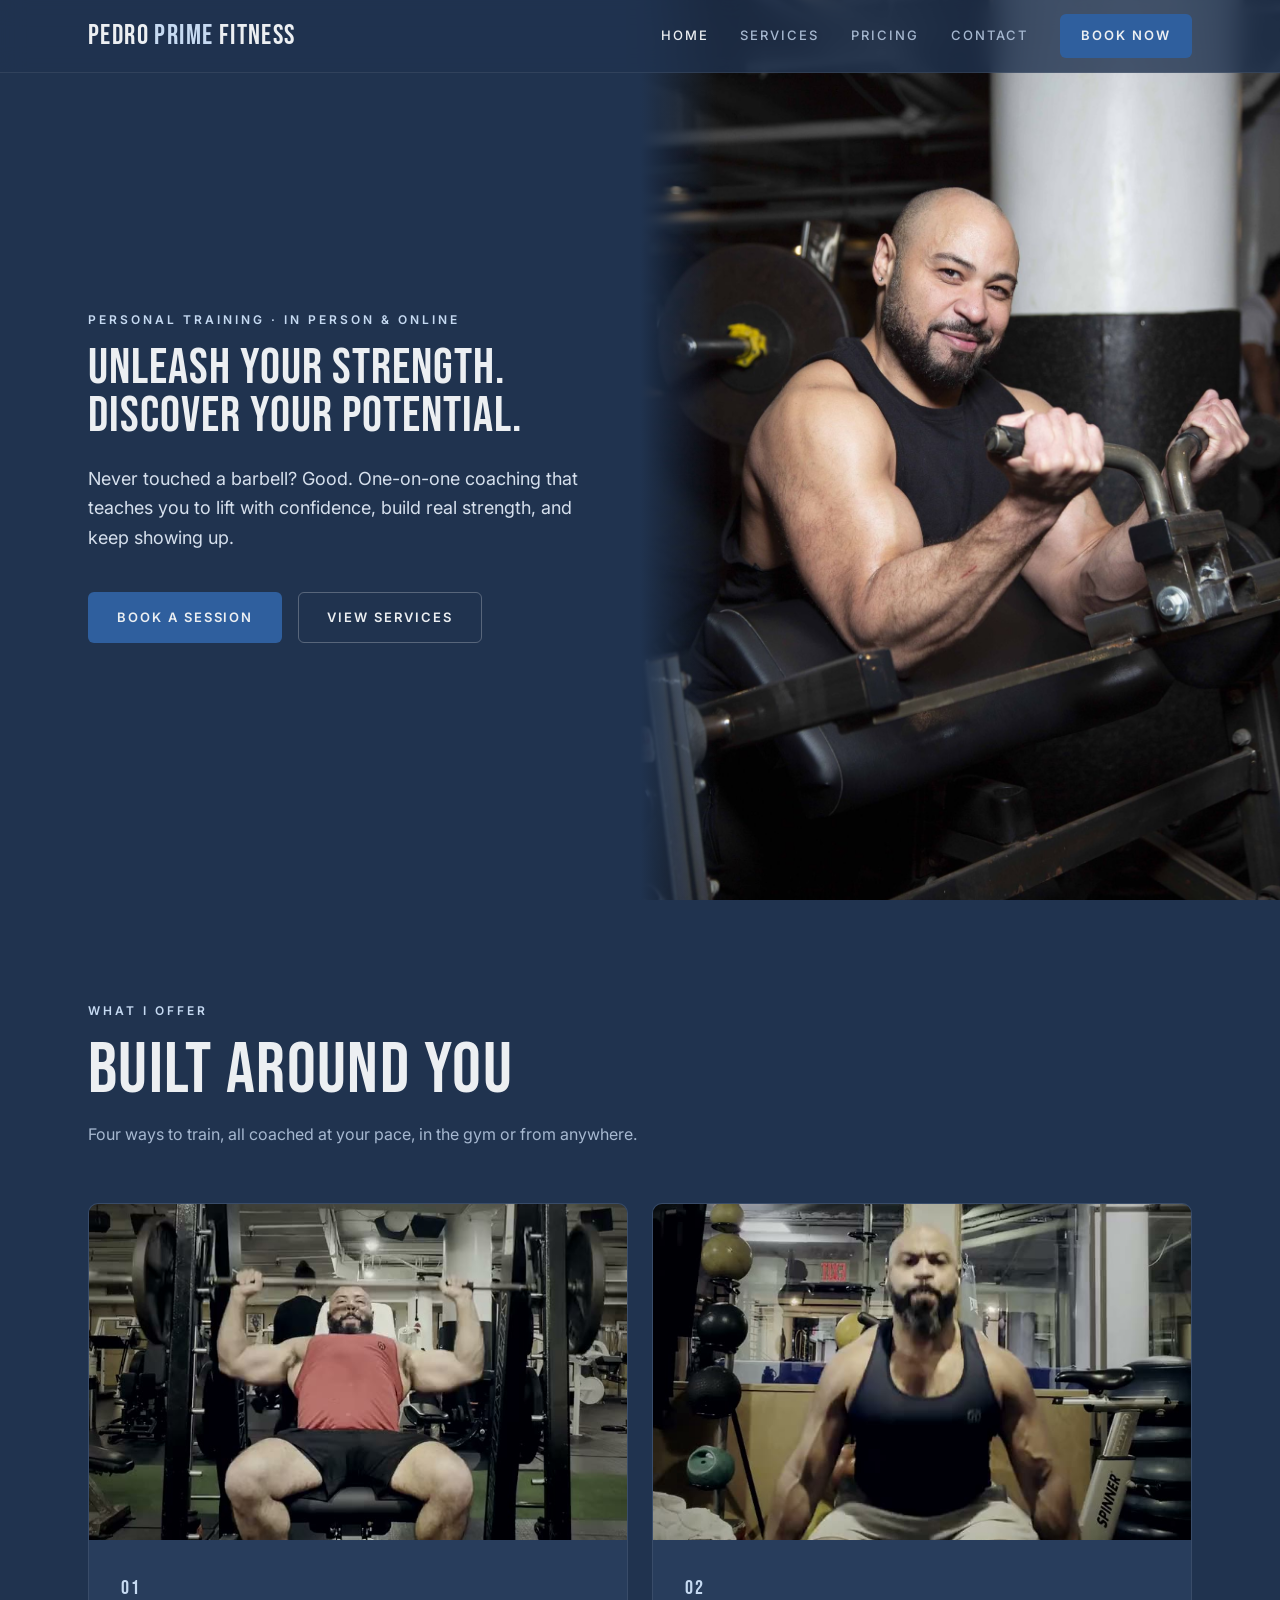
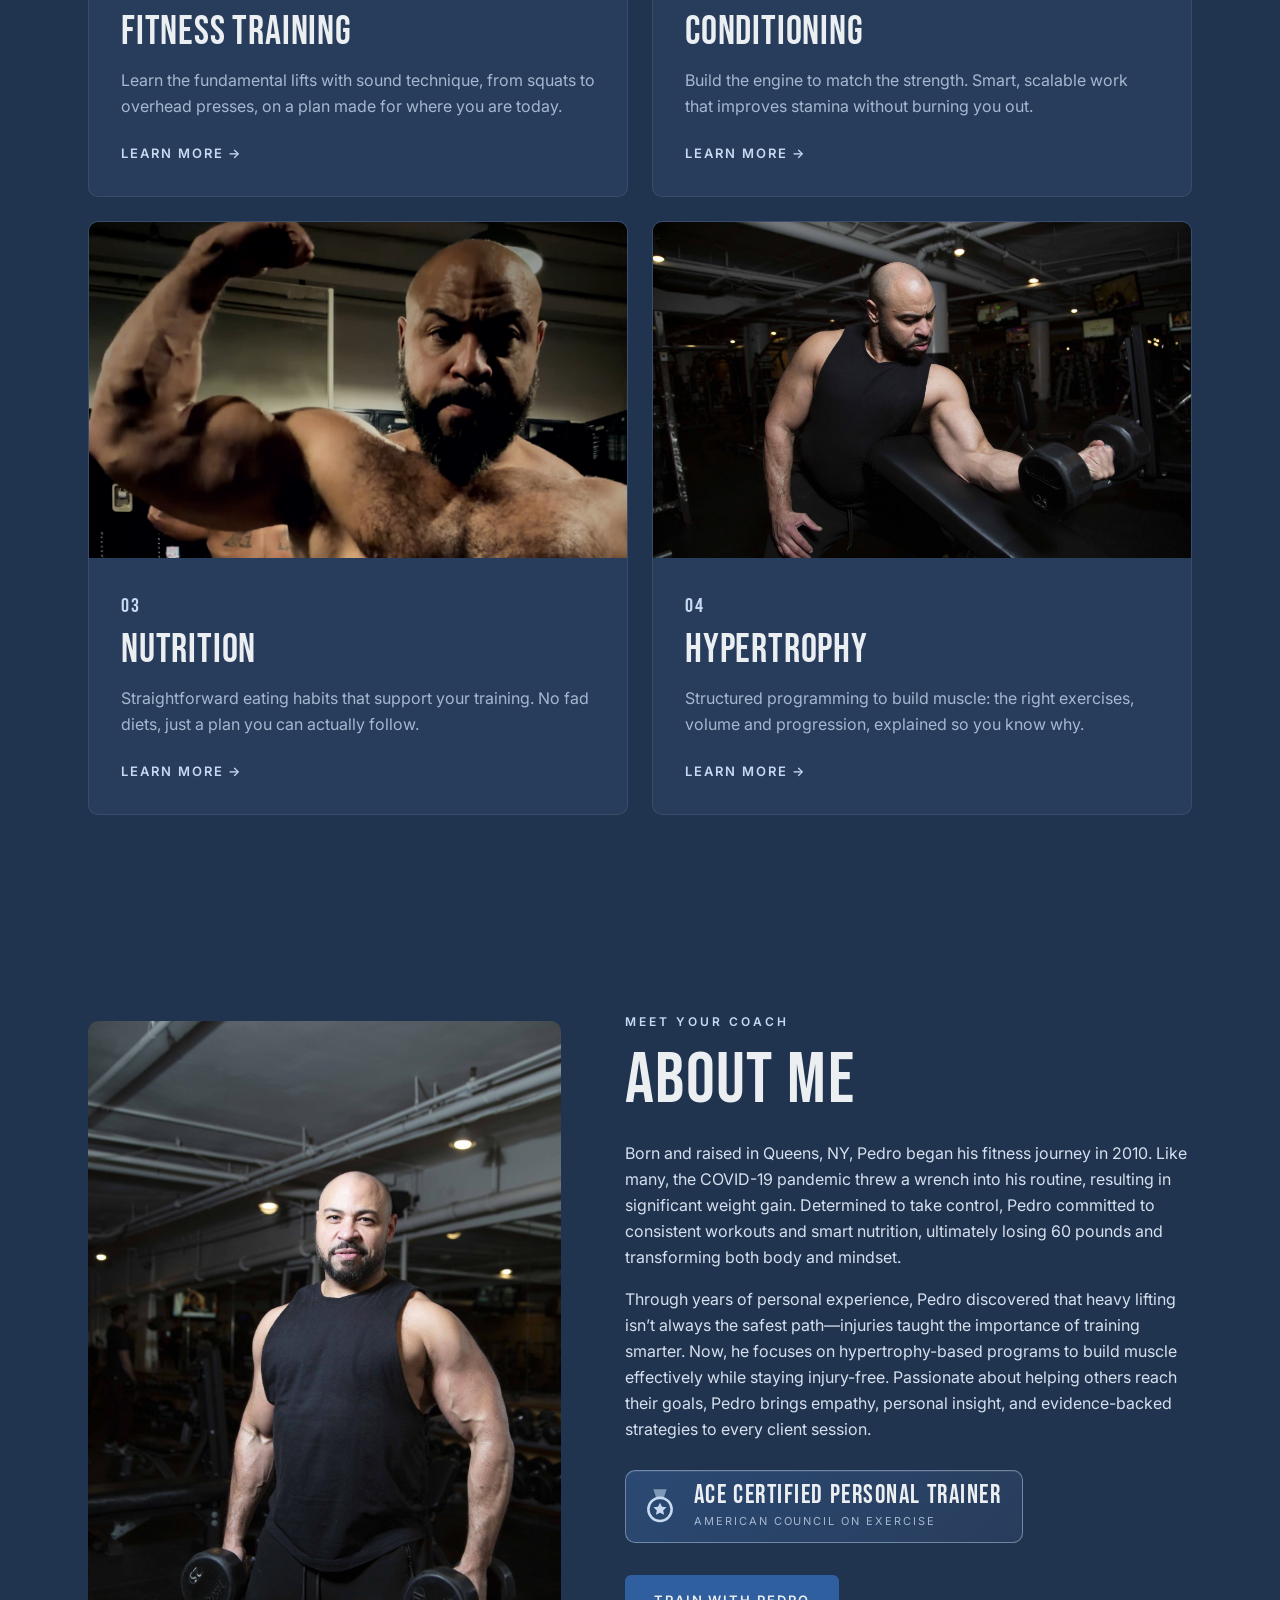
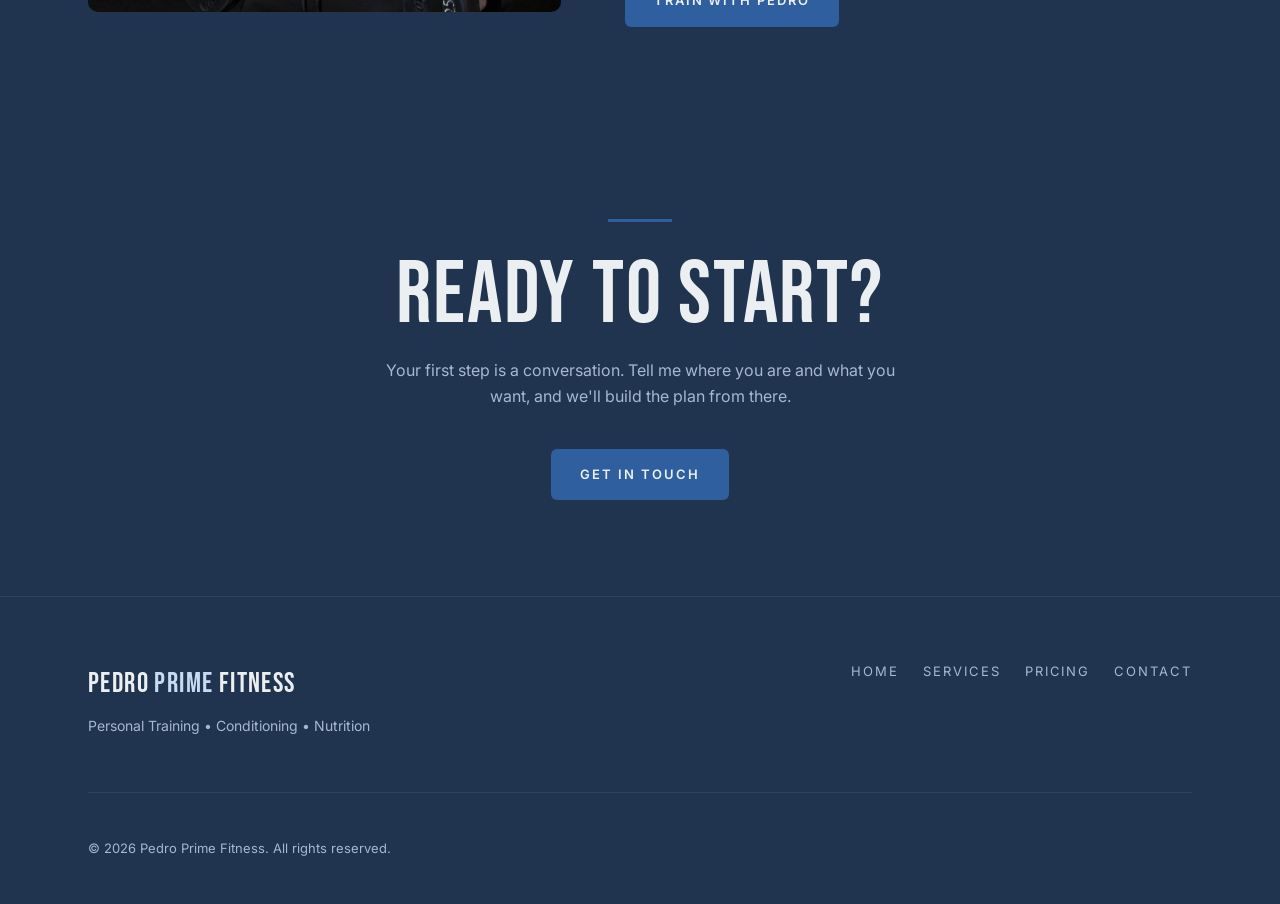
<file: index.html>
<!DOCTYPE html>
<html lang="en">
<head>
  <meta charset="utf-8">
  <meta name="viewport" content="width=device-width, initial-scale=1">
  <title>Personal Training for Beginners | Pedro Prime Fitness</title>
  <meta name="description" content="Beginner-friendly personal training, in person and online. Strength, conditioning, hypertrophy and nutrition coaching with Pedro Prime Fitness.">
  <link rel="preconnect" href="https://fonts.googleapis.com">
  <link rel="preconnect" href="https://fonts.gstatic.com" crossorigin>
  <link href="https://fonts.googleapis.com/css2?family=Bebas+Neue&family=Inter:wght@400;500;600&display=swap" rel="stylesheet">
  <link rel="stylesheet" href="css/style.css?v=2">
  <script src="js/site.js?v=2" defer></script>
</head>
<body>

  <header class="site-header">
    <div class="container">
      <a class="brand" href="index.html">Pedro <span>Prime</span> Fitness</a>
      <button class="nav-toggle" aria-label="Menu" aria-expanded="false" aria-controls="site-nav">&#9776;</button>
      <nav class="nav" id="site-nav">
        <a href="index.html" aria-current="page">Home</a>
        <a href="services.html">Services</a>
        <a href="pricing.html">Pricing</a>
        <a href="contact.html">Contact</a>
        <a class="btn btn-primary btn-sm" href="contact.html">Book Now</a>
      </nav>
    </div>
  </header>

  <main>
    <section class="hero">
      <div class="hero-copy">
        <span class="eyebrow">Personal Training &middot; In Person &amp; Online</span>
        <h1><span>Unleash Your Strength.</span> <span>Discover Your Potential.</span></h1>
        <p>Never touched a barbell? Good. One-on-one coaching that teaches you to lift with confidence, build real strength, and keep showing up.</p>
        <div class="btn-row">
          <a class="btn btn-primary" href="contact.html">Book a Session</a>
          <a class="btn btn-outline" href="services.html">View Services</a>
        </div>
      </div>
      <div class="hero-media">
        <img src="images/hero-pedro.jpg" alt="Pedro smiling at the camera while training on a preacher curl bench" width="1333" height="2000" fetchpriority="high">
      </div>
    </section>

    <section class="section">
      <div class="container">
        <div class="section-head">
          <span class="eyebrow">What I Offer</span>
          <h2>Built Around You</h2>
          <p>Four ways to train, all coached at your pace, in the gym or from anywhere.</p>
        </div>
        <div class="service-grid">
          <article class="service-card">
            <video class="photo" style="object-position: 50% 40%" autoplay muted loop playsinline preload="metadata" poster="videos/shoulder-press.jpg" width="720" height="720" aria-label="Pedro doing a seated barbell shoulder press"><source src="videos/shoulder-press.mp4" type="video/mp4"></video>
            <div class="body">
              <span class="num">01</span>
              <h3>Fitness Training</h3>
              <p>Learn the fundamental lifts with sound technique, from squats to overhead presses, on a plan made for where you are today.</p>
              <a class="link-arrow" href="services.html#fitness">Learn More &rarr;</a>
            </div>
          </article>
          <article class="service-card">
            <video class="photo" style="object-position: 50% 55%" autoplay muted loop playsinline preload="metadata" poster="videos/kettlebell-squats.jpg" width="720" height="900" aria-label="Pedro doing kettlebell squats"><source src="videos/kettlebell-squats.mp4" type="video/mp4"></video>
            <div class="body">
              <span class="num">02</span>
              <h3>Conditioning</h3>
              <p>Build the engine to match the strength. Smart, scalable work that improves stamina without burning you out.</p>
              <a class="link-arrow" href="services.html#conditioning">Learn More &rarr;</a>
            </div>
          </article>
          <article class="service-card">
            <img class="photo" style="object-position: 50% 10%" src="images/flex.jpg" alt="Pedro flexing his biceps in the locker room" width="1212" height="1930" loading="lazy">
            <div class="body">
              <span class="num">03</span>
              <h3>Nutrition</h3>
              <p>Straightforward eating habits that support your training. No fad diets, just a plan you can actually follow.</p>
              <a class="link-arrow" href="services.html#nutrition">Learn More &rarr;</a>
            </div>
          </article>
          <article class="service-card">
            <img class="photo" style="object-position: 50% 40%" src="images/dumbbell-curl.jpg" alt="Pedro performing a single-arm dumbbell curl over a bench" width="2000" height="1333" loading="lazy">
            <div class="body">
              <span class="num">04</span>
              <h3>Hypertrophy</h3>
              <p>Structured programming to build muscle: the right exercises, volume and progression, explained so you know why.</p>
              <a class="link-arrow" href="services.html#hypertrophy">Learn More &rarr;</a>
            </div>
          </article>
        </div>
      </div>
    </section>

    <section class="section" id="about">
      <div class="container about">
        <img class="photo" src="images/pedro-portrait.jpg" alt="Pedro standing in the gym holding a pair of dumbbells" width="1333" height="2000" loading="lazy">
        <div>
          <span class="eyebrow">Meet Your Coach</span>
          <h2>About Me</h2>
          <p>Born and raised in Queens, NY, Pedro began his fitness journey in 2010. Like many, the COVID-19 pandemic threw a wrench into his routine, resulting in significant weight gain. Determined to take control, Pedro committed to consistent workouts and smart nutrition, ultimately losing 60 pounds and transforming both body and mindset.</p>
          <p>Through years of personal experience, Pedro discovered that heavy lifting isn&rsquo;t always the safest path&mdash;injuries taught the importance of training smarter. Now, he focuses on hypertrophy-based programs to build muscle effectively while staying injury-free. Passionate about helping others reach their goals, Pedro brings empathy, personal insight, and evidence-backed strategies to every client session.</p>
          <div class="creds">
            <div class="cred-badge">
              <svg class="cred-icon" viewBox="0 0 48 48" aria-hidden="true">
                <path d="M16 4h16l-4 12H20z" fill="currentColor" opacity=".55"/>
                <circle cx="24" cy="28" r="14" fill="none" stroke="currentColor" stroke-width="3"/>
                <path d="M24 20l2.4 5 5.4.6-4 3.7 1.1 5.3L24 32l-4.9 2.6 1.1-5.3-4-3.7 5.4-.6z" fill="currentColor"/>
              </svg>
              <div>
                <span class="cred-title">ACE Certified Personal Trainer</span>
                <span class="cred-sub">American Council on Exercise</span>
              </div>
            </div>
          </div>
          <a class="btn btn-primary" href="contact.html">Train With Pedro</a>
        </div>
      </div>
    </section>

    <section class="section cta">
      <div class="container">
        <hr class="rule">
        <h2>Ready to Start?</h2>
        <p>Your first step is a conversation. Tell me where you are and what you want, and we'll build the plan from there.</p>
        <a class="btn btn-primary" href="contact.html">Get in Touch</a>
      </div>
    </section>
  </main>

  <footer class="site-footer">
    <div class="container">
      <div class="footer-top">
        <div>
          <a class="brand" href="index.html">Pedro <span>Prime</span> Fitness</a>
          <p class="tagline">Personal Training &bull; Conditioning &bull; Nutrition</p>
        </div>
        <nav class="footer-nav" aria-label="Footer">
          <a href="index.html">Home</a>
          <a href="services.html">Services</a>
          <a href="pricing.html">Pricing</a>
          <a href="contact.html">Contact</a>
        </nav>
      </div>
      <p class="footer-bottom">&copy; 2026 Pedro Prime Fitness. All rights reserved.</p>
    </div>
  </footer>

</body>
</html>
</file>
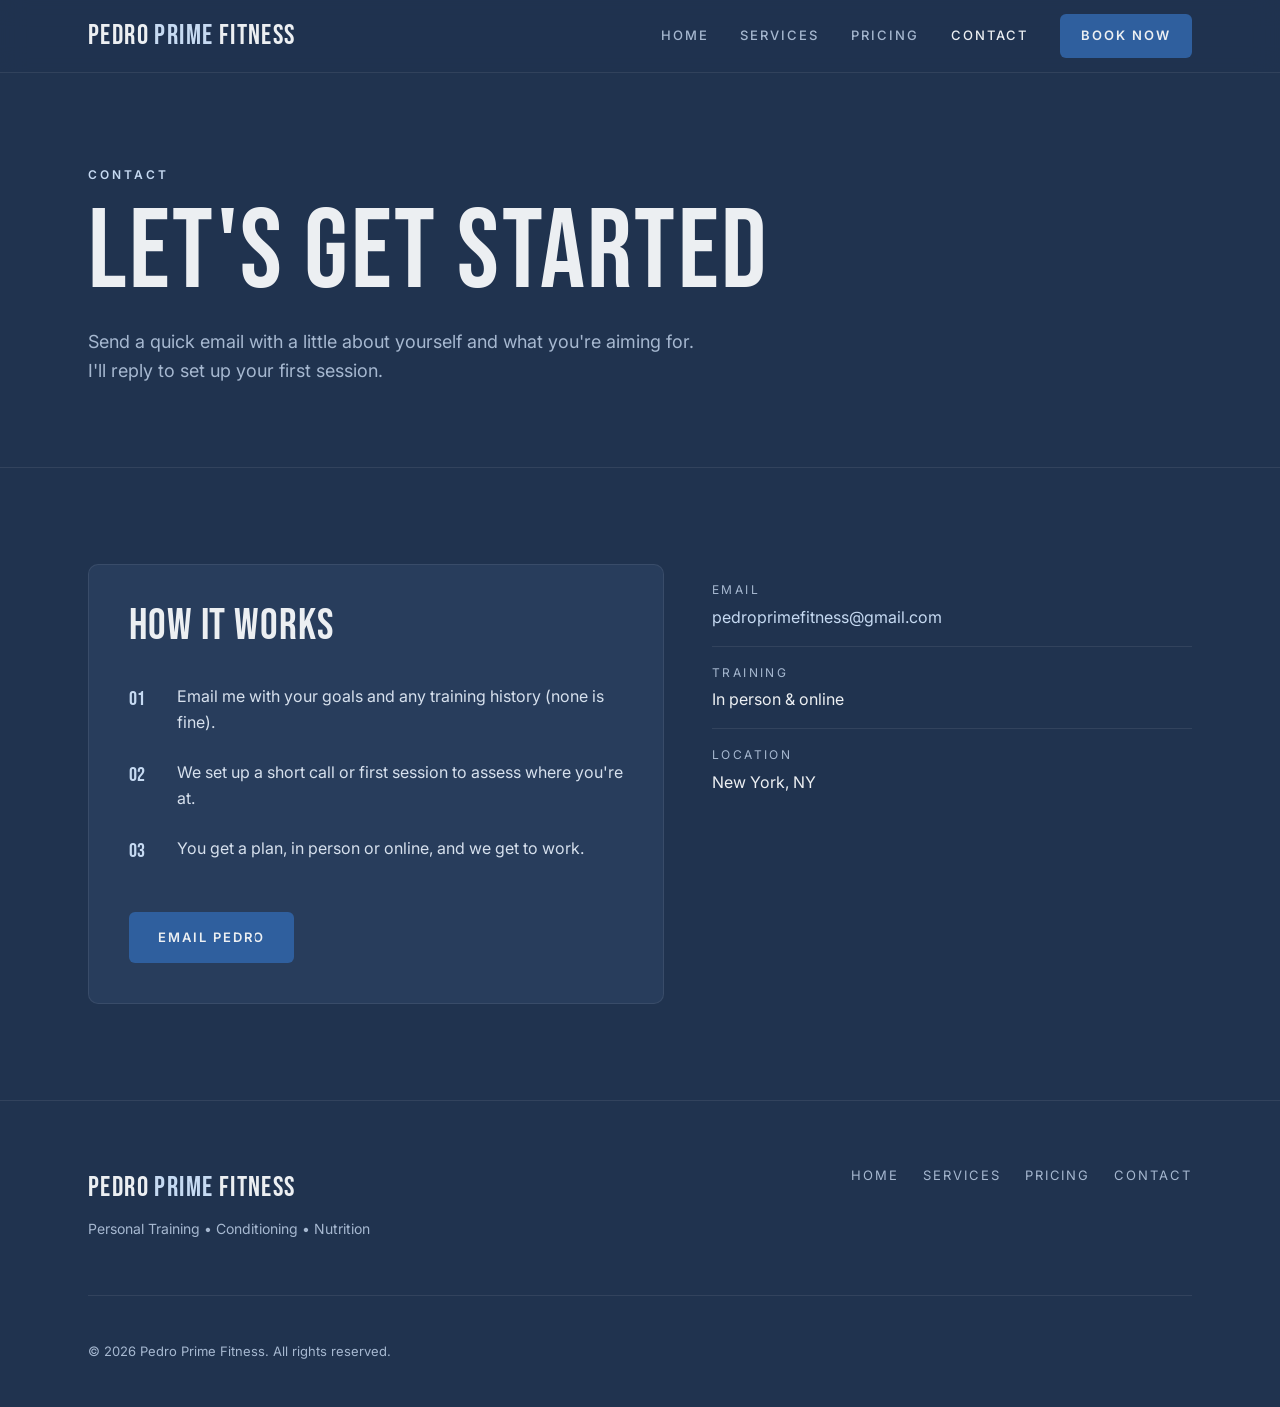
<file: contact.html>
<!DOCTYPE html>
<html lang="en">
<head>
  <meta charset="utf-8">
  <meta name="viewport" content="width=device-width, initial-scale=1">
  <title>Contact | Pedro Prime Fitness</title>
  <meta name="description" content="Get in touch with Pedro Prime Fitness to book your first personal training session.">
  <link rel="preconnect" href="https://fonts.googleapis.com">
  <link rel="preconnect" href="https://fonts.gstatic.com" crossorigin>
  <link href="https://fonts.googleapis.com/css2?family=Bebas+Neue&family=Inter:wght@400;500;600&display=swap" rel="stylesheet">
  <link rel="stylesheet" href="css/style.css?v=2">
  <script src="js/site.js?v=2" defer></script>
</head>
<body>

  <header class="site-header">
    <div class="container">
      <a class="brand" href="index.html">Pedro <span>Prime</span> Fitness</a>
      <button class="nav-toggle" aria-label="Menu" aria-expanded="false" aria-controls="site-nav">&#9776;</button>
      <nav class="nav" id="site-nav">
        <a href="index.html">Home</a>
        <a href="services.html">Services</a>
        <a href="pricing.html">Pricing</a>
        <a href="contact.html" aria-current="page">Contact</a>
        <a class="btn btn-primary btn-sm" href="contact.html">Book Now</a>
      </nav>
    </div>
  </header>

  <main>
    <section class="page-hero">
      <div class="container">
        <span class="eyebrow">Contact</span>
        <h1>Let's Get Started</h1>
        <p>Send a quick email with a little about yourself and what you're aiming for. I'll reply to set up your first session.</p>
      </div>
    </section>

    <section class="section">
      <div class="container contact-grid">
        <div class="contact-panel">
          <h2>How It Works</h2>
          <ol class="steps">
            <li>Email me with your goals and any training history (none is fine).</li>
            <li>We set up a short call or first session to assess where you're at.</li>
            <li>You get a plan, in person or online, and we get to work.</li>
          </ol>
          <a class="btn btn-primary" href="mailto:pedroprimefitness@gmail.com?subject=Training%20enquiry">Email Pedro</a>
        </div>

        <div>
          <ul class="detail-list">
            <li><span class="label">Email</span><a href="mailto:pedroprimefitness@gmail.com?subject=Training%20enquiry">pedroprimefitness@gmail.com</a></li>
            <li><span class="label">Training</span>In person &amp; online</li>
            <li><span class="label">Location</span>New York, NY</li>
          </ul>
        </div>
      </div>
    </section>
  </main>

  <footer class="site-footer">
    <div class="container">
      <div class="footer-top">
        <div>
          <a class="brand" href="index.html">Pedro <span>Prime</span> Fitness</a>
          <p class="tagline">Personal Training &bull; Conditioning &bull; Nutrition</p>
        </div>
        <nav class="footer-nav" aria-label="Footer">
          <a href="index.html">Home</a>
          <a href="services.html">Services</a>
          <a href="pricing.html">Pricing</a>
          <a href="contact.html">Contact</a>
        </nav>
      </div>
      <p class="footer-bottom">&copy; 2026 Pedro Prime Fitness. All rights reserved.</p>
    </div>
  </footer>

</body>
</html>
</file>
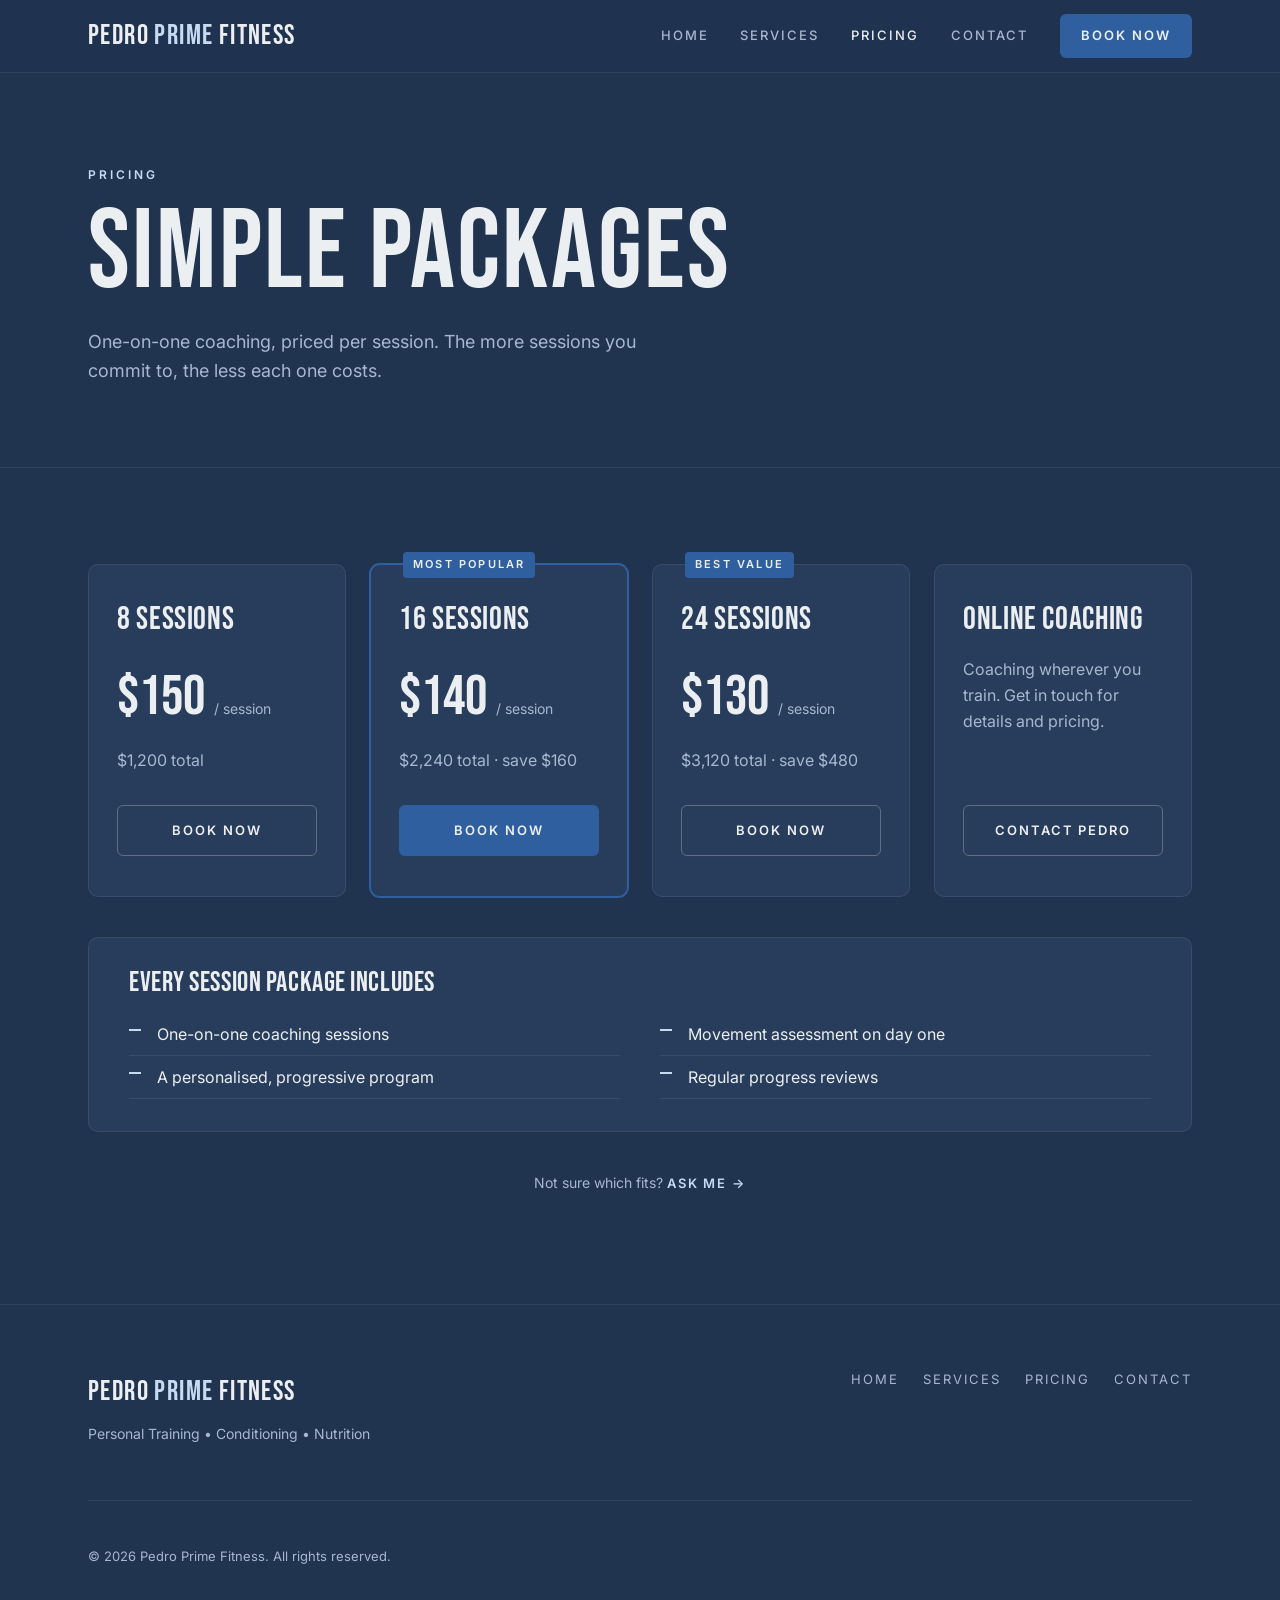
<file: pricing.html>
<!DOCTYPE html>
<html lang="en">
<head>
  <meta charset="utf-8">
  <meta name="viewport" content="width=device-width, initial-scale=1">
  <title>Pricing | Pedro Prime Fitness</title>
  <meta name="description" content="Personal training packages, in person and online, with Pedro Prime Fitness.">
  <link rel="preconnect" href="https://fonts.googleapis.com">
  <link rel="preconnect" href="https://fonts.gstatic.com" crossorigin>
  <link href="https://fonts.googleapis.com/css2?family=Bebas+Neue&family=Inter:wght@400;500;600&display=swap" rel="stylesheet">
  <link rel="stylesheet" href="css/style.css?v=2">
  <script src="js/site.js?v=2" defer></script>
</head>
<body>

  <header class="site-header">
    <div class="container">
      <a class="brand" href="index.html">Pedro <span>Prime</span> Fitness</a>
      <button class="nav-toggle" aria-label="Menu" aria-expanded="false" aria-controls="site-nav">&#9776;</button>
      <nav class="nav" id="site-nav">
        <a href="index.html">Home</a>
        <a href="services.html">Services</a>
        <a href="pricing.html" aria-current="page">Pricing</a>
        <a href="contact.html">Contact</a>
        <a class="btn btn-primary btn-sm" href="contact.html">Book Now</a>
      </nav>
    </div>
  </header>

  <main>
    <section class="page-hero">
      <div class="container">
        <span class="eyebrow">Pricing</span>
        <h1>Simple Packages</h1>
        <p>One-on-one coaching, priced per session. The more sessions you commit to, the less each one costs.</p>
      </div>
    </section>

    <section class="section">
      <div class="container">
        <div class="price-grid">
          <article class="price-card">
            <h3>8 Sessions</h3>
            <p class="price">$150 <small>/ session</small></p>
            <p class="muted">$1,200 total</p>
            <a class="btn btn-outline" href="contact.html">Book Now</a>
          </article>

          <article class="price-card featured">
            <span class="tag">Most Popular</span>
            <h3>16 Sessions</h3>
            <p class="price">$140 <small>/ session</small></p>
            <p class="muted">$2,240 total &middot; save $160</p>
            <a class="btn btn-primary" href="contact.html">Book Now</a>
          </article>

          <article class="price-card">
            <span class="tag">Best Value</span>
            <h3>24 Sessions</h3>
            <p class="price">$130 <small>/ session</small></p>
            <p class="muted">$3,120 total &middot; save $480</p>
            <a class="btn btn-outline" href="contact.html">Book Now</a>
          </article>

          <article class="price-card">
            <h3>Online Coaching</h3>
            <p class="muted">Coaching wherever you train. Get in touch for details and pricing.</p>
            <a class="btn btn-outline" href="contact.html">Contact Pedro</a>
          </article>
        </div>

        <div class="includes">
          <h3>Every Session Package Includes</h3>
          <ul class="ticks">
            <li>One-on-one coaching sessions</li>
            <li>Movement assessment on day one</li>
            <li>A personalised, progressive program</li>
            <li>Regular progress reviews</li>
          </ul>
        </div>
        <p class="note">Not sure which fits? <a class="link-arrow" href="contact.html">Ask me &rarr;</a></p>
      </div>
    </section>
  </main>

  <footer class="site-footer">
    <div class="container">
      <div class="footer-top">
        <div>
          <a class="brand" href="index.html">Pedro <span>Prime</span> Fitness</a>
          <p class="tagline">Personal Training &bull; Conditioning &bull; Nutrition</p>
        </div>
        <nav class="footer-nav" aria-label="Footer">
          <a href="index.html">Home</a>
          <a href="services.html">Services</a>
          <a href="pricing.html">Pricing</a>
          <a href="contact.html">Contact</a>
        </nav>
      </div>
      <p class="footer-bottom">&copy; 2026 Pedro Prime Fitness. All rights reserved.</p>
    </div>
  </footer>

</body>
</html>
</file>
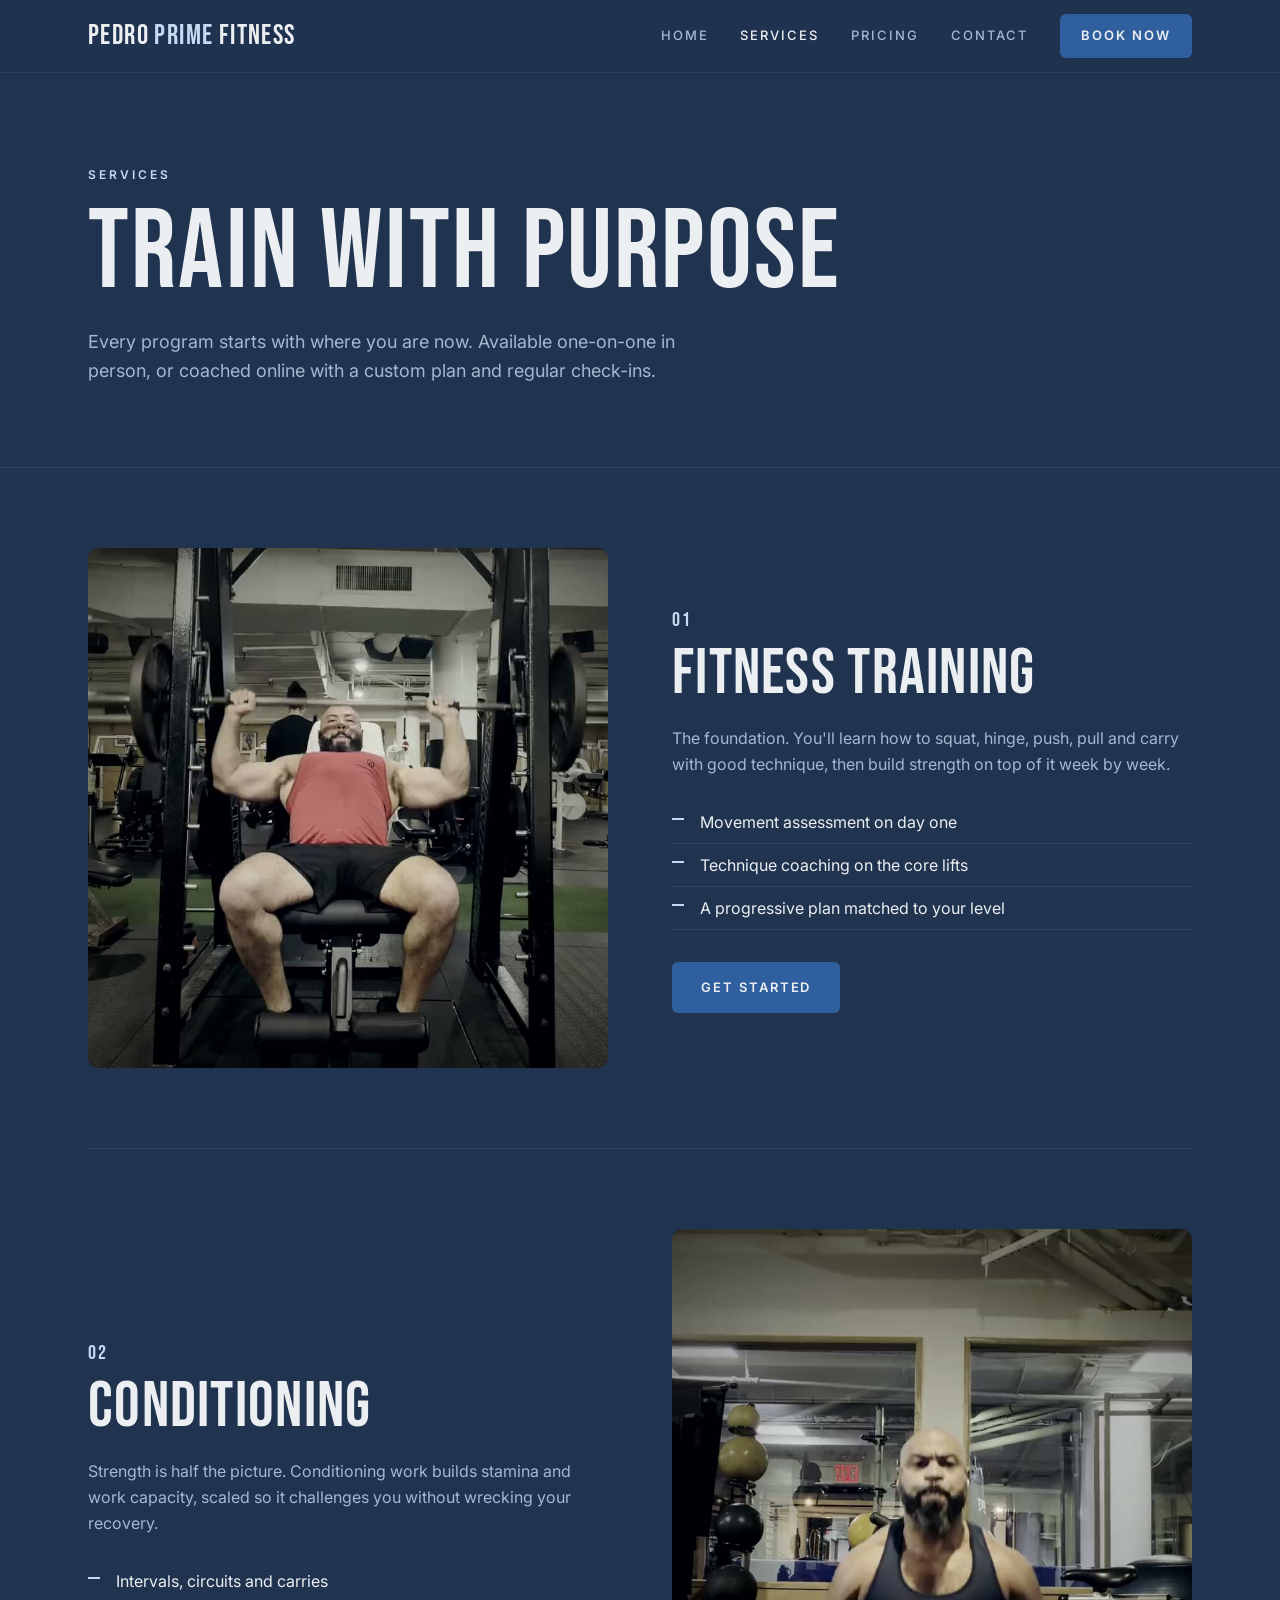
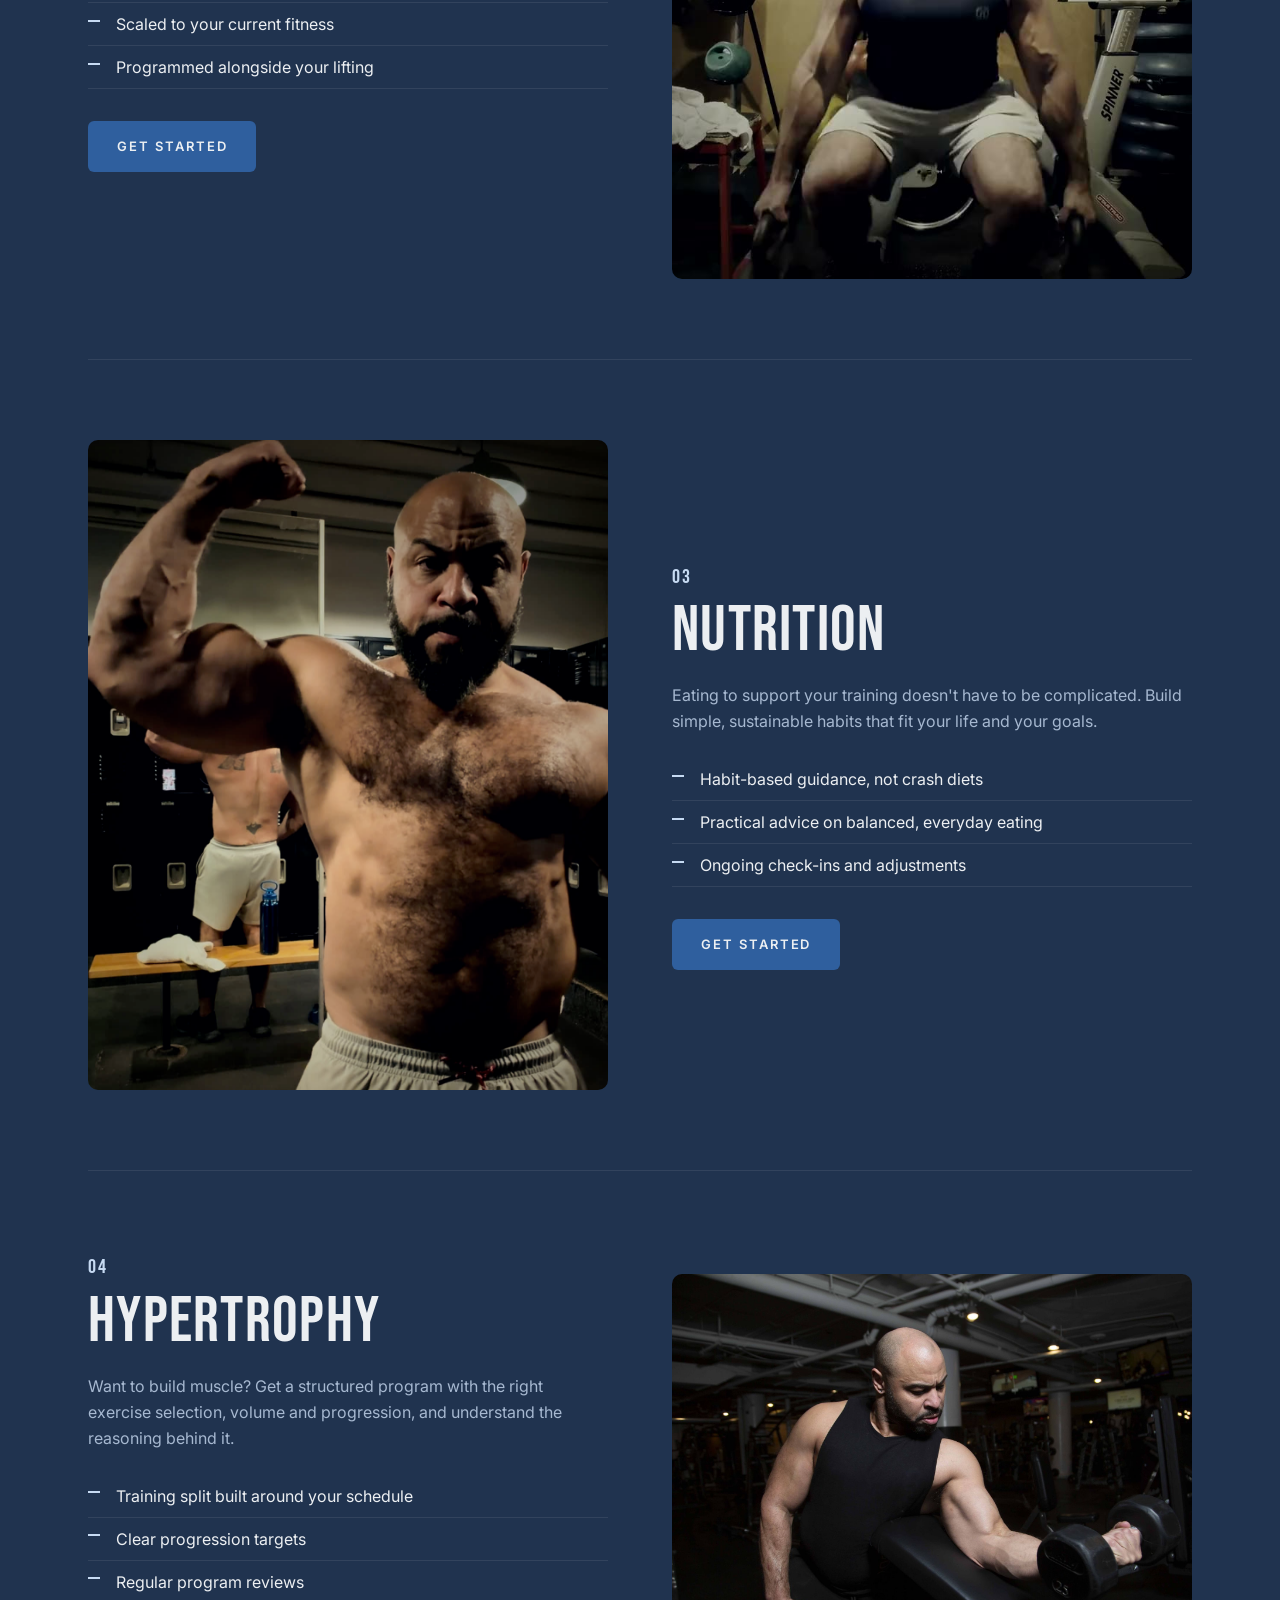
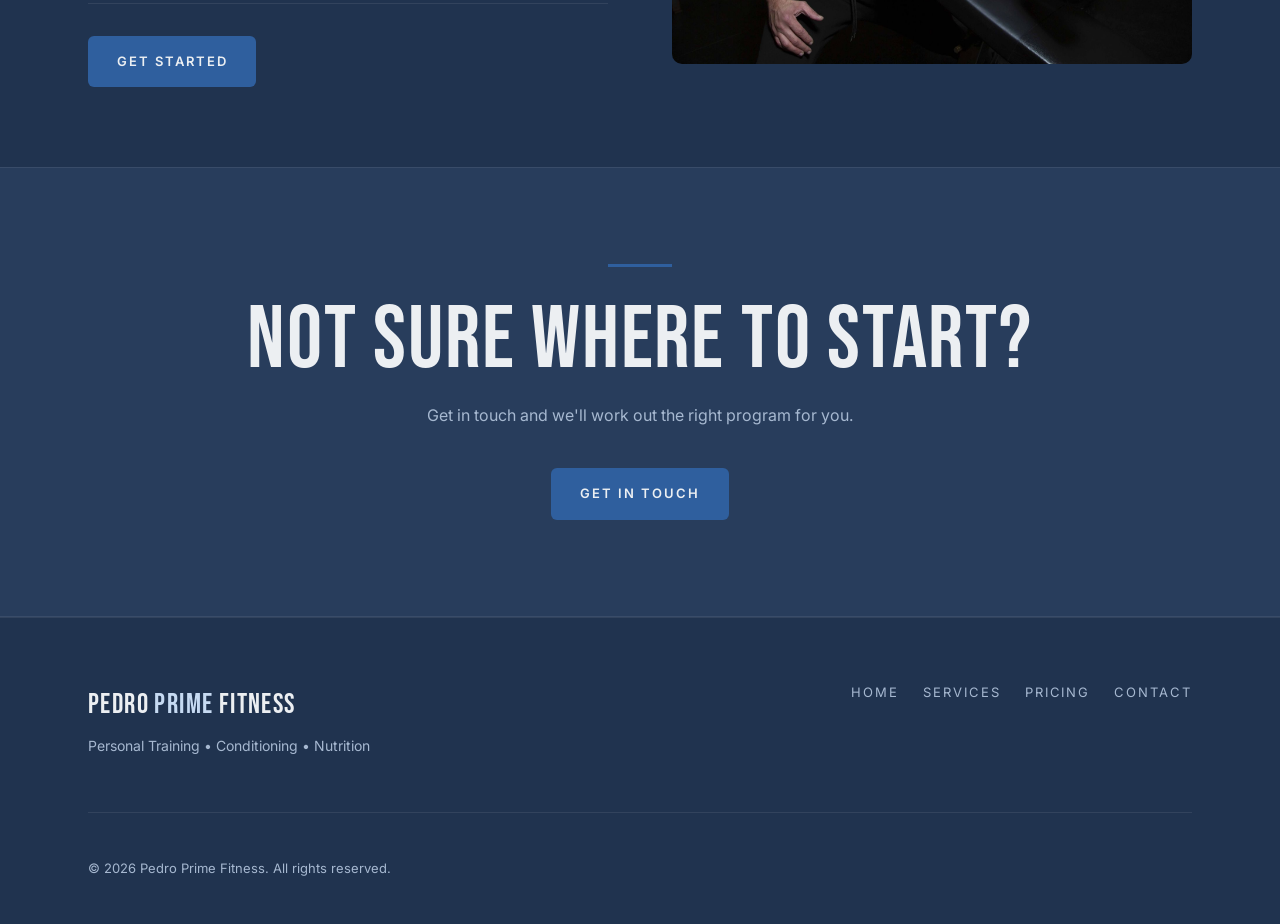
<file: services.html>
<!DOCTYPE html>
<html lang="en">
<head>
  <meta charset="utf-8">
  <meta name="viewport" content="width=device-width, initial-scale=1">
  <title>Services | Pedro Prime Fitness</title>
  <meta name="description" content="Fitness training, conditioning, hypertrophy and nutrition coaching for beginners, in person and online.">
  <link rel="preconnect" href="https://fonts.googleapis.com">
  <link rel="preconnect" href="https://fonts.gstatic.com" crossorigin>
  <link href="https://fonts.googleapis.com/css2?family=Bebas+Neue&family=Inter:wght@400;500;600&display=swap" rel="stylesheet">
  <link rel="stylesheet" href="css/style.css?v=2">
  <script src="js/site.js?v=2" defer></script>
</head>
<body>

  <header class="site-header">
    <div class="container">
      <a class="brand" href="index.html">Pedro <span>Prime</span> Fitness</a>
      <button class="nav-toggle" aria-label="Menu" aria-expanded="false" aria-controls="site-nav">&#9776;</button>
      <nav class="nav" id="site-nav">
        <a href="index.html">Home</a>
        <a href="services.html" aria-current="page">Services</a>
        <a href="pricing.html">Pricing</a>
        <a href="contact.html">Contact</a>
        <a class="btn btn-primary btn-sm" href="contact.html">Book Now</a>
      </nav>
    </div>
  </header>

  <main>
    <section class="page-hero">
      <div class="container">
        <span class="eyebrow">Services</span>
        <h1>Train With Purpose</h1>
        <p>Every program starts with where you are now. Available one-on-one in person, or coached online with a custom plan and regular check-ins.</p>
      </div>
    </section>

    <div class="container">
      <section class="service-row" id="fitness">
        <video class="photo square" autoplay muted loop playsinline preload="metadata" poster="videos/shoulder-press.jpg" width="720" height="720" aria-label="Pedro doing a seated barbell shoulder press"><source src="videos/shoulder-press.mp4" type="video/mp4"></video>
        <div>
          <span class="num">01</span>
          <h2>Fitness Training</h2>
          <p>The foundation. You'll learn how to squat, hinge, push, pull and carry with good technique, then build strength on top of it week by week.</p>
          <ul class="ticks">
            <li>Movement assessment on day one</li>
            <li>Technique coaching on the core lifts</li>
            <li>A progressive plan matched to your level</li>
          </ul>
          <a class="btn btn-primary" href="contact.html">Get Started</a>
        </div>
      </section>

      <section class="service-row" id="conditioning">
        <video class="photo tall" autoplay muted loop playsinline preload="metadata" poster="videos/kettlebell-squats.jpg" width="720" height="900" aria-label="Pedro doing kettlebell squats"><source src="videos/kettlebell-squats.mp4" type="video/mp4"></video>
        <div>
          <span class="num">02</span>
          <h2>Conditioning</h2>
          <p>Strength is half the picture. Conditioning work builds stamina and work capacity, scaled so it challenges you without wrecking your recovery.</p>
          <ul class="ticks">
            <li>Intervals, circuits and carries</li>
            <li>Scaled to your current fitness</li>
            <li>Programmed alongside your lifting</li>
          </ul>
          <a class="btn btn-primary" href="contact.html">Get Started</a>
        </div>
      </section>

      <section class="service-row" id="nutrition">
        <img class="photo tall" src="images/flex.jpg" alt="Pedro flexing his biceps in the locker room" width="1212" height="1930" loading="lazy">
        <div>
          <span class="num">03</span>
          <h2>Nutrition</h2>
          <p>Eating to support your training doesn't have to be complicated. Build simple, sustainable habits that fit your life and your goals.</p>
          <ul class="ticks">
            <li>Habit-based guidance, not crash diets</li>
            <li>Practical advice on balanced, everyday eating</li>
            <li>Ongoing check-ins and adjustments</li>
          </ul>
          <a class="btn btn-primary" href="contact.html">Get Started</a>
        </div>
      </section>

      <section class="service-row" id="hypertrophy">
        <img class="photo" src="images/dumbbell-curl.jpg" alt="Pedro performing a single-arm dumbbell curl over a bench" width="2000" height="1333" loading="lazy">
        <div>
          <span class="num">04</span>
          <h2>Hypertrophy</h2>
          <p>Want to build muscle? Get a structured program with the right exercise selection, volume and progression, and understand the reasoning behind it.</p>
          <ul class="ticks">
            <li>Training split built around your schedule</li>
            <li>Clear progression targets</li>
            <li>Regular program reviews</li>
          </ul>
          <a class="btn btn-primary" href="contact.html">Get Started</a>
        </div>
      </section>
    </div>

    <section class="section section-alt cta">
      <div class="container">
        <hr class="rule">
        <h2>Not Sure Where to Start?</h2>
        <p>Get in touch and we'll work out the right program for you.</p>
        <a class="btn btn-primary" href="contact.html">Get in Touch</a>
      </div>
    </section>
  </main>

  <footer class="site-footer">
    <div class="container">
      <div class="footer-top">
        <div>
          <a class="brand" href="index.html">Pedro <span>Prime</span> Fitness</a>
          <p class="tagline">Personal Training &bull; Conditioning &bull; Nutrition</p>
        </div>
        <nav class="footer-nav" aria-label="Footer">
          <a href="index.html">Home</a>
          <a href="services.html">Services</a>
          <a href="pricing.html">Pricing</a>
          <a href="contact.html">Contact</a>
        </nav>
      </div>
      <p class="footer-bottom">&copy; 2026 Pedro Prime Fitness. All rights reserved.</p>
    </div>
  </footer>

</body>
</html>
</file>
<file: css/style.css>
/* Pedro Prime Fitness — site stylesheet. Colours are CSS variables in :root. */

:root {
  --background: #20334f;
  --background-rgb: 32, 51, 79;   /* same colour as --background, for translucent overlays */
  --card: #283d5c;
  --muted: #30486b;
  --foreground: #eceff2;
  --body-text: #d6e0ed;
  --muted-foreground: #a6b8d0;
  --border: #ffffff14;
  --ph-light: #3a5a88;            /* image-placeholder gradient */
  --ph-dark: #20334f;
  --radius: 0.625rem;

  /* Accent: --accent is used for fills (buttons, numbers, rules);
     --accent-text is a lighter tint for accent-coloured text on the background. */
  --accent: #2f5f9e;
  --accent-hover: #3a6db0;
  --accent-text: #c6daf2;
  --accent-foreground: var(--foreground);  /* text on accent fills */

  --font-heading: "Bebas Neue", sans-serif;
  --font-body: "Inter", sans-serif;
  --container: 72rem;
}

*, *::before, *::after { box-sizing: border-box; }

html { scroll-behavior: smooth; }

body {
  margin: 0;
  background: var(--background);
  color: var(--foreground);
  font-family: var(--font-body);
  font-size: 1rem;
  line-height: 1.625;
  -webkit-font-smoothing: antialiased;
}

img { max-width: 100%; display: block; }
a { color: inherit; text-decoration: none; }

h1, h2, h3 {
  font-family: var(--font-heading);
  font-weight: 400;
  letter-spacing: 0.02em;
  line-height: 0.95;
  margin: 0;
}

.container {
  width: 100%;
  max-width: var(--container);
  margin: 0 auto;
  padding: 0 1.5rem;
}

.eyebrow {
  display: inline-block;
  font-size: 0.75rem;
  font-weight: 600;
  letter-spacing: 0.25em;
  text-transform: uppercase;
  color: var(--accent-text);
  margin-bottom: 1rem;
}

.muted { color: var(--muted-foreground); }

/* ---------- Buttons ---------- */

.btn {
  display: inline-flex;
  align-items: center;
  justify-content: center;
  gap: 0.5rem;
  padding: 0.875rem 1.75rem;
  border-radius: calc(var(--radius) - 4px);
  font-size: 0.8125rem;
  font-weight: 600;
  letter-spacing: 0.15em;
  text-transform: uppercase;
  border: 1px solid transparent;
  cursor: pointer;
  transition: background-color 0.15s, border-color 0.15s, color 0.15s;
}

.btn-primary { background: var(--accent); color: var(--accent-foreground); }
.btn-primary:hover { background: var(--accent-hover); }

.btn-outline { border-color: #ffffff40; color: var(--foreground); }
.btn-outline:hover { border-color: var(--foreground); }

.btn-sm { padding: 0.625rem 1.25rem; }

a:focus-visible, button:focus-visible {
  outline: 2px solid var(--accent-text);
  outline-offset: 2px;
}

/* ---------- Header ---------- */

.site-header {
  position: fixed;
  inset: 0 0 auto 0;
  z-index: 50;
  background: rgba(var(--background-rgb), 0.8);
  backdrop-filter: blur(12px);
  -webkit-backdrop-filter: blur(12px);
  border-bottom: 1px solid var(--border);
}

.site-header .container {
  display: flex;
  align-items: center;
  justify-content: space-between;
  height: 4.5rem;
}

.brand {
  font-family: var(--font-heading);
  font-size: 1.75rem;
  letter-spacing: 0.05em;
}

.brand span { color: var(--accent-text); }

.nav { display: flex; align-items: center; gap: 2rem; }

.nav a:not(.btn) {
  font-size: 0.8125rem;
  font-weight: 500;
  letter-spacing: 0.15em;
  text-transform: uppercase;
  color: var(--muted-foreground);
  transition: color 0.15s;
}

.nav a:not(.btn):hover,
.nav a[aria-current="page"] { color: var(--foreground); }

.nav-toggle {
  display: none;
  background: none;
  border: 0;
  color: var(--foreground);
  font-size: 1.5rem;
  cursor: pointer;
  padding: 0.25rem;
}

@media (max-width: 760px) {
  .nav-toggle { display: block; }
  .nav {
    display: none;
    position: absolute;
    top: 4.5rem;
    left: 0;
    right: 0;
    flex-direction: column;
    align-items: stretch;
    gap: 0;
    padding: 1rem 1.5rem 1.5rem;
    background: var(--background);
    border-bottom: 1px solid var(--border);
  }
  .nav.open { display: flex; }
  .nav a:not(.btn) { padding: 0.875rem 0; border-bottom: 1px solid var(--border); }
  .nav .btn { margin-top: 1rem; }
}

/* ---------- Image placeholders ----------
   Stand-ins for photos until real ones are supplied. Each carries a label
   describing the intended shot. Replace a .ph element with an <img>. */

.ph {
  position: relative;
  background:
    radial-gradient(ellipse at 30% 20%, color-mix(in srgb, var(--accent) 55%, transparent), transparent 60%),
    linear-gradient(160deg, var(--ph-light) 0%, var(--ph-dark) 100%);
  display: flex;
  align-items: flex-end;
  overflow: hidden;
}

.ph::after {
  content: attr(data-label);
  margin: 1rem;
  padding: 0.25rem 0.5rem;
  font-size: 0.6875rem;
  letter-spacing: 0.1em;
  text-transform: uppercase;
  color: var(--muted-foreground);
  border: 1px dashed #ffffff30;
  border-radius: 4px;
}

/* ---------- Photos ---------- */

.photo { display: block; width: 100%; height: auto; object-fit: cover; }
.service-row .photo.tall { aspect-ratio: 4 / 5; object-position: 50% 20%; }
.service-row .photo.square { aspect-ratio: 1; }

/* iOS draws a play glyph over a video that isn't playing; hide it so a
   video blocked from autoplay looks like a still image instead. */
video::-webkit-media-controls-start-playback-button { display: none !important; -webkit-appearance: none; }
video::-webkit-media-controls { display: none !important; }

/* ---------- Hero ---------- */

/* Split hero: copy on the left (aligned to the page container), photo on the
   right running to the top and right edges. Stacks photo-first on mobile. */

.hero {
  display: grid;
  grid-template-columns: 1fr 1fr;
  min-height: min(100vh, 60rem);
}

.hero-copy {
  align-self: center;
  padding: 8rem 3rem 5rem max(1.5rem, calc((100vw - var(--container)) / 2 + 1.5rem));
}

.hero-media { position: relative; min-height: 32rem; }

.hero-media img {
  position: absolute;
  inset: 0;
  width: 100%;
  height: 100%;
  object-fit: cover;
  object-position: 50% 30%;
}

/* fade the photo's left edge into the page background */
.hero-media::before {
  content: "";
  position: absolute;
  inset: 0 auto 0 0;
  width: 12%;
  z-index: 1;
  background: linear-gradient(90deg, var(--background), rgba(var(--background-rgb), 0));
}

/* Each headline sentence stays on one line; size tracks the column width
   (desktop column is ~35vw, capped at the 72rem container). */
.hero h1 { font-size: clamp(2rem, 3.9vw, 3.5rem); }
.hero h1 span { display: block; white-space: nowrap; }

@media (max-width: 900px) {
  .hero { grid-template-columns: 1fr; min-height: 0; }
  .hero-media { order: -1; min-height: 0; aspect-ratio: 4 / 5; }
  .hero-media::before {
    inset: auto 0 0 0;
    width: auto;
    height: 35%;
    background: linear-gradient(0deg, var(--background), rgba(var(--background-rgb), 0));
  }
  .hero-copy { padding: 0 1.5rem 4rem; margin-top: -3rem; position: relative; z-index: 2; }
  .hero h1 { font-size: calc((100vw - 3rem) / 9.5); }
}

.hero p {
  max-width: 34rem;
  margin: 1.5rem 0 2.5rem;
  font-size: 1.125rem;
  color: var(--body-text);
}

.btn-row { display: flex; flex-wrap: wrap; gap: 1rem; }

/* ---------- Sections ---------- */

.section { padding: 6rem 0; }
.section-alt { background: var(--card); border-top: 1px solid var(--border); border-bottom: 1px solid var(--border); }

.section-head { margin-bottom: 3.5rem; max-width: 40rem; }
.section-head h2 { font-size: clamp(2.75rem, 6vw, 4.5rem); }
.section-head p { margin-top: 1rem; color: var(--muted-foreground); }

.page-hero { padding: 10rem 0 4rem; border-bottom: 1px solid var(--border); }
.page-hero h1 { font-size: clamp(3.5rem, 9vw, 7rem); }
.page-hero p { max-width: 38rem; margin-top: 1.25rem; color: var(--muted-foreground); font-size: 1.125rem; }

/* ---------- Service cards (home) ---------- */

.service-grid {
  display: grid;
  grid-template-columns: repeat(2, 1fr);
  gap: 1.5rem;
}

.service-card {
  background: var(--card);
  border: 1px solid var(--border);
  border-radius: var(--radius);
  overflow: hidden;
  display: flex;
  flex-direction: column;
  transition: border-color 0.2s;
}

.service-card:hover { border-color: #ffffff30; }

.service-card :is(.ph, .photo) { aspect-ratio: 16 / 10; }

.service-card .body { padding: 2rem; display: flex; flex-direction: column; flex: 1; }

.num {
  font-family: var(--font-heading);
  font-size: 1.25rem;
  color: var(--accent-text);
  letter-spacing: 0.1em;
}

.service-card h3 { font-size: 2.5rem; margin: 0.5rem 0 1rem; }
.service-card p { color: var(--muted-foreground); margin: 0 0 1.5rem; flex: 1; }

.link-arrow {
  font-size: 0.8125rem;
  font-weight: 600;
  letter-spacing: 0.15em;
  text-transform: uppercase;
  color: var(--accent-text);
}

.link-arrow:hover { color: var(--foreground); }

@media (max-width: 760px) {
  .service-grid { grid-template-columns: 1fr; }
}

/* ---------- Meet Pedro ---------- */

.about {
  display: grid;
  grid-template-columns: 5fr 6fr;
  gap: 4rem;
  align-items: center;
}

.about .photo {
  aspect-ratio: 4 / 5;
  object-position: 50% 25%;
  border-radius: var(--radius);
}

.about h2 { font-size: clamp(2.75rem, 6vw, 4.5rem); margin-bottom: 1.5rem; }
.about p { color: var(--body-text); margin: 0 0 1rem; }
.creds { margin: 1.75rem 0 2rem; display: flex; flex-direction: column; gap: 1rem; align-items: flex-start; }

.cred-badge {
  display: inline-flex;
  align-items: center;
  gap: 0.875rem;
  padding: 0.75rem 1.25rem 0.75rem 0.875rem;
  border: 1px solid color-mix(in srgb, var(--accent-text) 45%, transparent);
  border-radius: var(--radius);
  background: linear-gradient(135deg, color-mix(in srgb, var(--accent) 35%, var(--card)), var(--card));
  box-shadow: inset 0 1px 0 #ffffff14;
}
.cred-icon { width: 2.5rem; height: 2.5rem; color: var(--accent-text); flex: none; }
.cred-title { display: block; font-family: var(--font-heading); font-size: 1.625rem; letter-spacing: 0.06em; line-height: 1; }
.cred-sub { display: block; margin-top: 0.25rem; font-size: 0.6875rem; letter-spacing: 0.18em; text-transform: uppercase; color: var(--muted-foreground); }

@media (max-width: 900px) {
  .about { grid-template-columns: 1fr; gap: 2.5rem; }
}

/* ---------- CTA band ---------- */

.cta { text-align: center; }
.cta h2 { font-size: clamp(3rem, 7vw, 5.5rem); }
.cta p { max-width: 34rem; margin: 1.25rem auto 2.5rem; color: var(--muted-foreground); }
.cta .rule { width: 4rem; height: 3px; background: var(--accent); margin: 0 auto 2rem; border: 0; }

/* ---------- Services page (detail rows) ---------- */

.service-row {
  display: grid;
  grid-template-columns: 1fr 1fr;
  gap: 4rem;
  align-items: center;
  padding: 5rem 0;
  border-bottom: 1px solid var(--border);
}

.service-row:last-child { border-bottom: 0; }
.service-row:nth-child(even) :is(.ph, .photo) { order: 2; }
.service-row :is(.ph, .photo) { aspect-ratio: 4 / 3; border-radius: var(--radius); }
.service-row h2 { font-size: clamp(2.75rem, 5vw, 4rem); margin: 0.5rem 0 1.25rem; }
.service-row p { color: var(--muted-foreground); }

.ticks { list-style: none; padding: 0; margin: 1.5rem 0 2rem; }
.ticks li { padding: 0.5rem 0 0.5rem 1.75rem; position: relative; border-bottom: 1px solid var(--border); }
.ticks li::before {
  content: "";
  position: absolute;
  left: 0;
  top: 1.05rem;
  width: 0.75rem;
  height: 2px;
  background: var(--accent-text);
}

@media (max-width: 760px) {
  .service-row { grid-template-columns: 1fr; gap: 2rem; padding: 3.5rem 0; }
  .service-row:nth-child(even) :is(.ph, .photo) { order: 0; }
}

/* ---------- Pricing ---------- */

.price-grid {
  display: grid;
  grid-template-columns: repeat(4, 1fr);
  gap: 1.5rem;
  align-items: stretch;
}

.price-card {
  background: var(--card);
  border: 1px solid var(--border);
  border-radius: var(--radius);
  padding: 2.5rem 1.75rem;
  display: flex;
  flex-direction: column;
  position: relative;
}

.price-card .btn { white-space: nowrap; padding-inline: 1rem; }

.price-card.featured { border-color: var(--accent); box-shadow: 0 0 0 1px var(--accent); }

/* badge sits on the card's top edge so cards with and without one align */
.price-card .tag {
  position: absolute;
  top: 0;
  left: 2rem;
  transform: translateY(-50%);
  font-size: 0.6875rem;
  font-weight: 600;
  letter-spacing: 0.2em;
  text-transform: uppercase;
  background: var(--accent);
  color: var(--accent-foreground);
  padding: 0.25rem 0.625rem;
  border-radius: 4px;
}

.price-card h3 { font-size: 2rem; white-space: nowrap; }
.price-card .price { font-family: var(--font-heading); font-size: 3.5rem; margin: 1rem 0 0.25rem; }
.price-card .price small { font-family: var(--font-body); font-size: 0.875rem; color: var(--muted-foreground); }
.price-card .ticks { flex: 1; }

.price-card .muted { margin: 0 0 2rem; flex: 1; }
.price-card h3 + .muted { margin-top: 1.25rem; }

.includes {
  margin-top: 2.5rem;
  padding: 2rem 2.5rem;
  background: var(--card);
  border: 1px solid var(--border);
  border-radius: var(--radius);
}
.includes h3 { font-size: 1.75rem; }
.includes .ticks { display: grid; grid-template-columns: repeat(2, 1fr); column-gap: 2.5rem; margin: 1rem 0 0; }
@media (max-width: 760px) { .includes .ticks { grid-template-columns: 1fr; } }

.note { margin-top: 2.5rem; text-align: center; font-size: 0.875rem; color: var(--muted-foreground); }

@media (max-width: 1100px) {
  .price-grid { grid-template-columns: repeat(2, 1fr); row-gap: 2.25rem; }
}
@media (max-width: 640px) {
  .price-grid { grid-template-columns: 1fr; }
}

/* ---------- Contact ---------- */

.contact-grid {
  display: grid;
  grid-template-columns: 1.2fr 1fr;
  gap: 3rem;
}

.contact-panel {
  background: var(--card);
  border: 1px solid var(--border);
  border-radius: var(--radius);
  padding: 2.5rem;
}

.contact-panel h2 { font-size: 2.75rem; margin-bottom: 1rem; }

.steps { counter-reset: step; list-style: none; padding: 0; margin: 1.5rem 0 2rem; }
.steps li { counter-increment: step; display: flex; gap: 1rem; padding: 0.75rem 0; color: var(--body-text); }
.steps li::before {
  content: "0" counter(step);
  font-family: var(--font-heading);
  font-size: 1.25rem;
  color: var(--accent-text);
  min-width: 2rem;
}

.detail-list { list-style: none; padding: 0; margin: 0; }
.detail-list li { padding: 1rem 0; border-bottom: 1px solid var(--border); }
.detail-list li:last-child { border-bottom: 0; }
.detail-list .label { display: block; font-size: 0.75rem; letter-spacing: 0.2em; text-transform: uppercase; color: var(--muted-foreground); margin-bottom: 0.25rem; }
.detail-list a { color: var(--accent-text); }
.detail-list a:hover { color: var(--foreground); }

@media (max-width: 900px) {
  .contact-grid { grid-template-columns: 1fr; }
}

/* ---------- Footer ---------- */

.site-footer { border-top: 1px solid var(--border); padding: 4rem 0 2rem; }

.footer-top {
  display: flex;
  flex-wrap: wrap;
  justify-content: space-between;
  gap: 2rem;
  padding-bottom: 2.5rem;
  border-bottom: 1px solid var(--border);
}

.footer-top .tagline { margin-top: 0.5rem; font-size: 0.875rem; color: var(--muted-foreground); }

.footer-nav { display: flex; flex-wrap: wrap; gap: 1.5rem; }
.footer-nav a { font-size: 0.8125rem; letter-spacing: 0.15em; text-transform: uppercase; color: var(--muted-foreground); }
.footer-nav a:hover { color: var(--foreground); }

.footer-bottom { padding-top: 2rem; font-size: 0.8125rem; color: var(--muted-foreground); }
</file>
